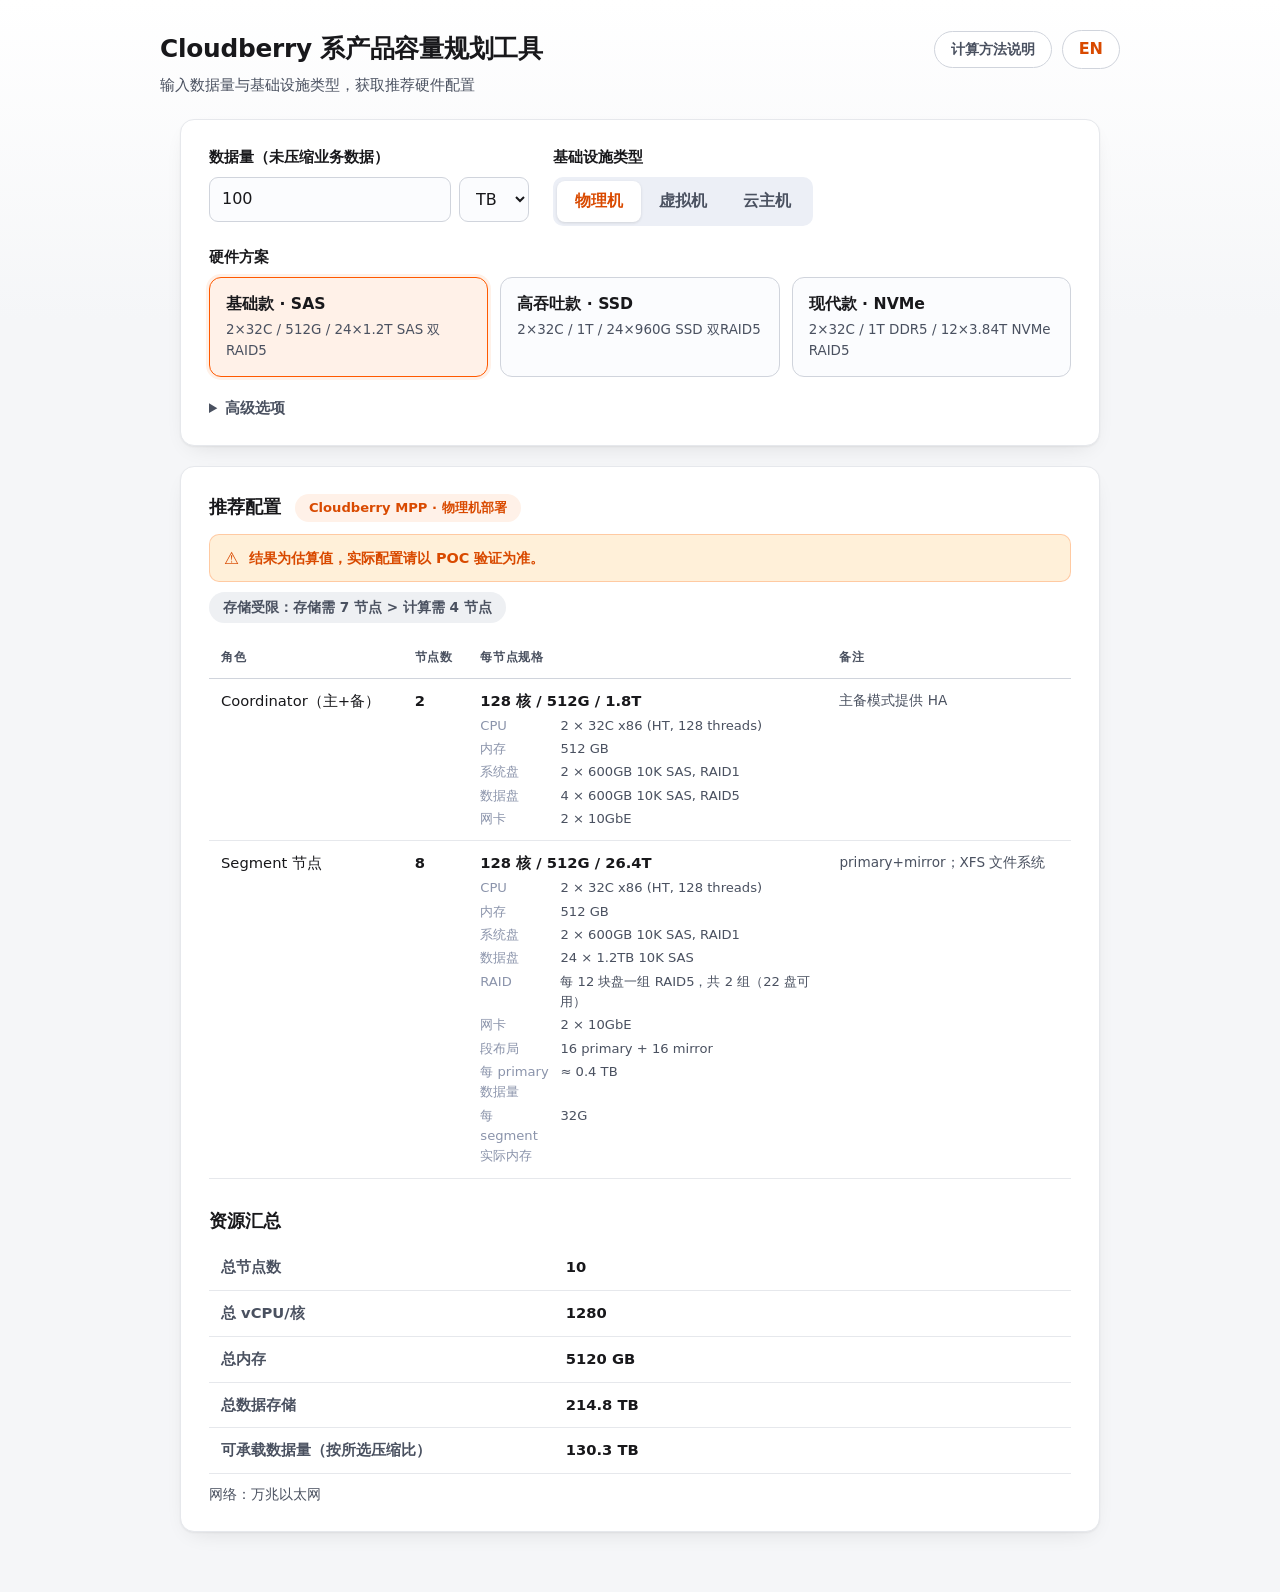
<file: index.html>
<!DOCTYPE html>
<html lang="zh">
<head>
<meta charset="utf-8">
<meta name="viewport" content="width=device-width, initial-scale=1">
<title>Cloudberry Family Sizing Calculator</title>
<link rel="stylesheet" href="css/style.css">
</head>
<body>
<header class="site-header">
  <div class="header-inner">
    <div>
      <h1 data-i18n="title"></h1>
      <p class="subtitle" data-i18n="subtitle"></p>
    </div>
    <div class="header-actions">
      <a href="methodology.html" class="nav-link" data-i18n="nav.method"></a>
      <button id="lang-toggle" type="button">EN</button>
    </div>
  </div>
</header>
<main>
  <section class="card">
    <div class="field-grid">
      <div>
        <label for="data-size" data-i18n="input.datasize"></label>
        <div class="row">
          <input id="data-size" type="number" min="0" step="any" value="100">
          <select id="data-unit">
            <option value="GB">GB</option>
            <option value="TB" selected>TB</option>
            <option value="PB">PB</option>
          </select>
        </div>
      </div>
      <div>
        <label data-i18n="input.infra"></label>
        <div class="tabs" id="infra-tabs">
          <button type="button" data-infra="physical" class="active" data-i18n="infra.physical"></button>
          <button type="button" data-infra="vm" data-i18n="infra.vm"></button>
          <button type="button" data-infra="cloud" data-i18n="infra.cloud"></button>
          <button type="button" data-infra="container" data-i18n="infra.container" hidden></button>
        </div>
      </div>
    </div>

    <div class="adv" data-for="physical">
      <label data-i18n="preset.title"></label>
      <div class="preset-cards" id="preset-cards"></div>
    </div>

    <div class="adv" data-for="vm">
      <label for="vm-profile" data-i18n="vmprofile.title"></label>
      <select id="vm-profile"></select>
      <p id="vm-profile-hint" class="hint"></p>
    </div>

    <div class="adv" data-for="cloud">
      <label for="cloud-scheme" data-i18n="scheme.title"></label>
      <select id="cloud-scheme"></select>
    </div>

    <details id="advanced" class="adv" data-for="physical vm cloud container">
      <summary data-i18n="advanced"></summary>
      <div class="adv-grid">
        <label class="lightning-only">
          <span data-i18n="adv.compression"></span>
          <input id="compression" type="number" min="1" step="0.5" value="2">
        </label>
        <label>
          <span data-i18n="adv.concurrency"></span>
          <select id="concurrency"></select>
        </label>
      </div>
      <div id="mirrorless-row">
        <label class="check-row">
          <input id="mirrorless" type="checkbox">
          <span data-i18n="adv.mirrorless"></span>
        </label>
        <p class="hint" data-i18n="adv.mirrorless.hint"></p>
      </div>
      <label class="check-row">
        <input id="enable-css" type="checkbox">
        <span data-i18n="adv.enablecss"></span>
      </label>
      <p class="hint" data-i18n="adv.enablecss.hint"></p>
    </details>
    <p id="input-error" class="warn" hidden data-i18n="err.invalid"></p>
  </section>

  <section class="card" id="result-card" hidden>
    <div class="result-head">
      <h2 data-i18n="result.title"></h2>
      <span id="product-line" class="product-chip"></span>
    </div>
    <p class="callout" data-i18n="disclaimer"></p>
    <p id="binding-badge" class="badge" hidden></p>
    <p id="huge-warning" class="warn" hidden data-i18n="warn.huge"></p>
    <div class="table-wrap">
      <table id="role-table">
        <thead><tr>
          <th data-i18n="col.role"></th><th data-i18n="col.count"></th>
          <th data-i18n="col.spec"></th><th data-i18n="col.note"></th>
        </tr></thead>
        <tbody></tbody>
      </table>
    </div>
    <h2 data-i18n="summary.title"></h2>
    <table id="summary-table" class="summary"><tbody></tbody></table>
    <p id="network-line" class="meta-line"></p>
  </section>
</main>
<script type="module" src="js/app.js"></script>
</body>
</html>
</file>
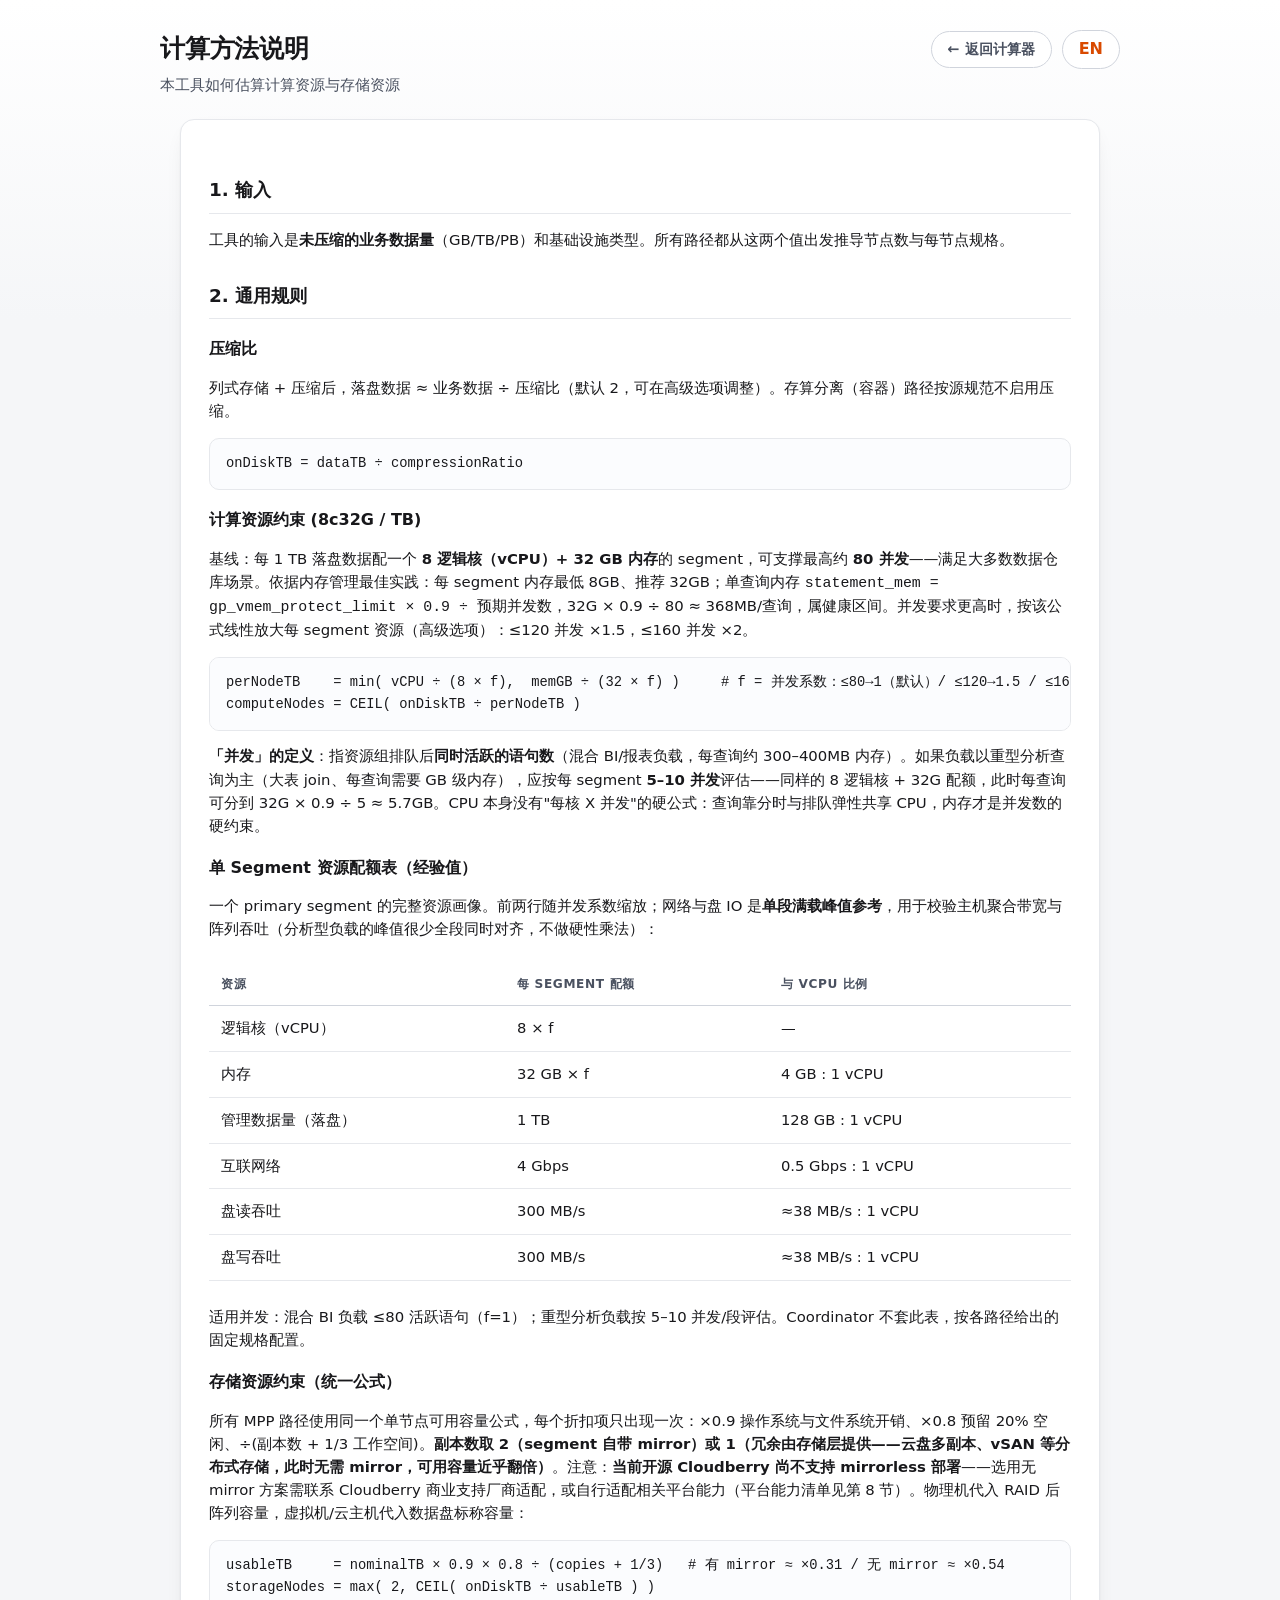
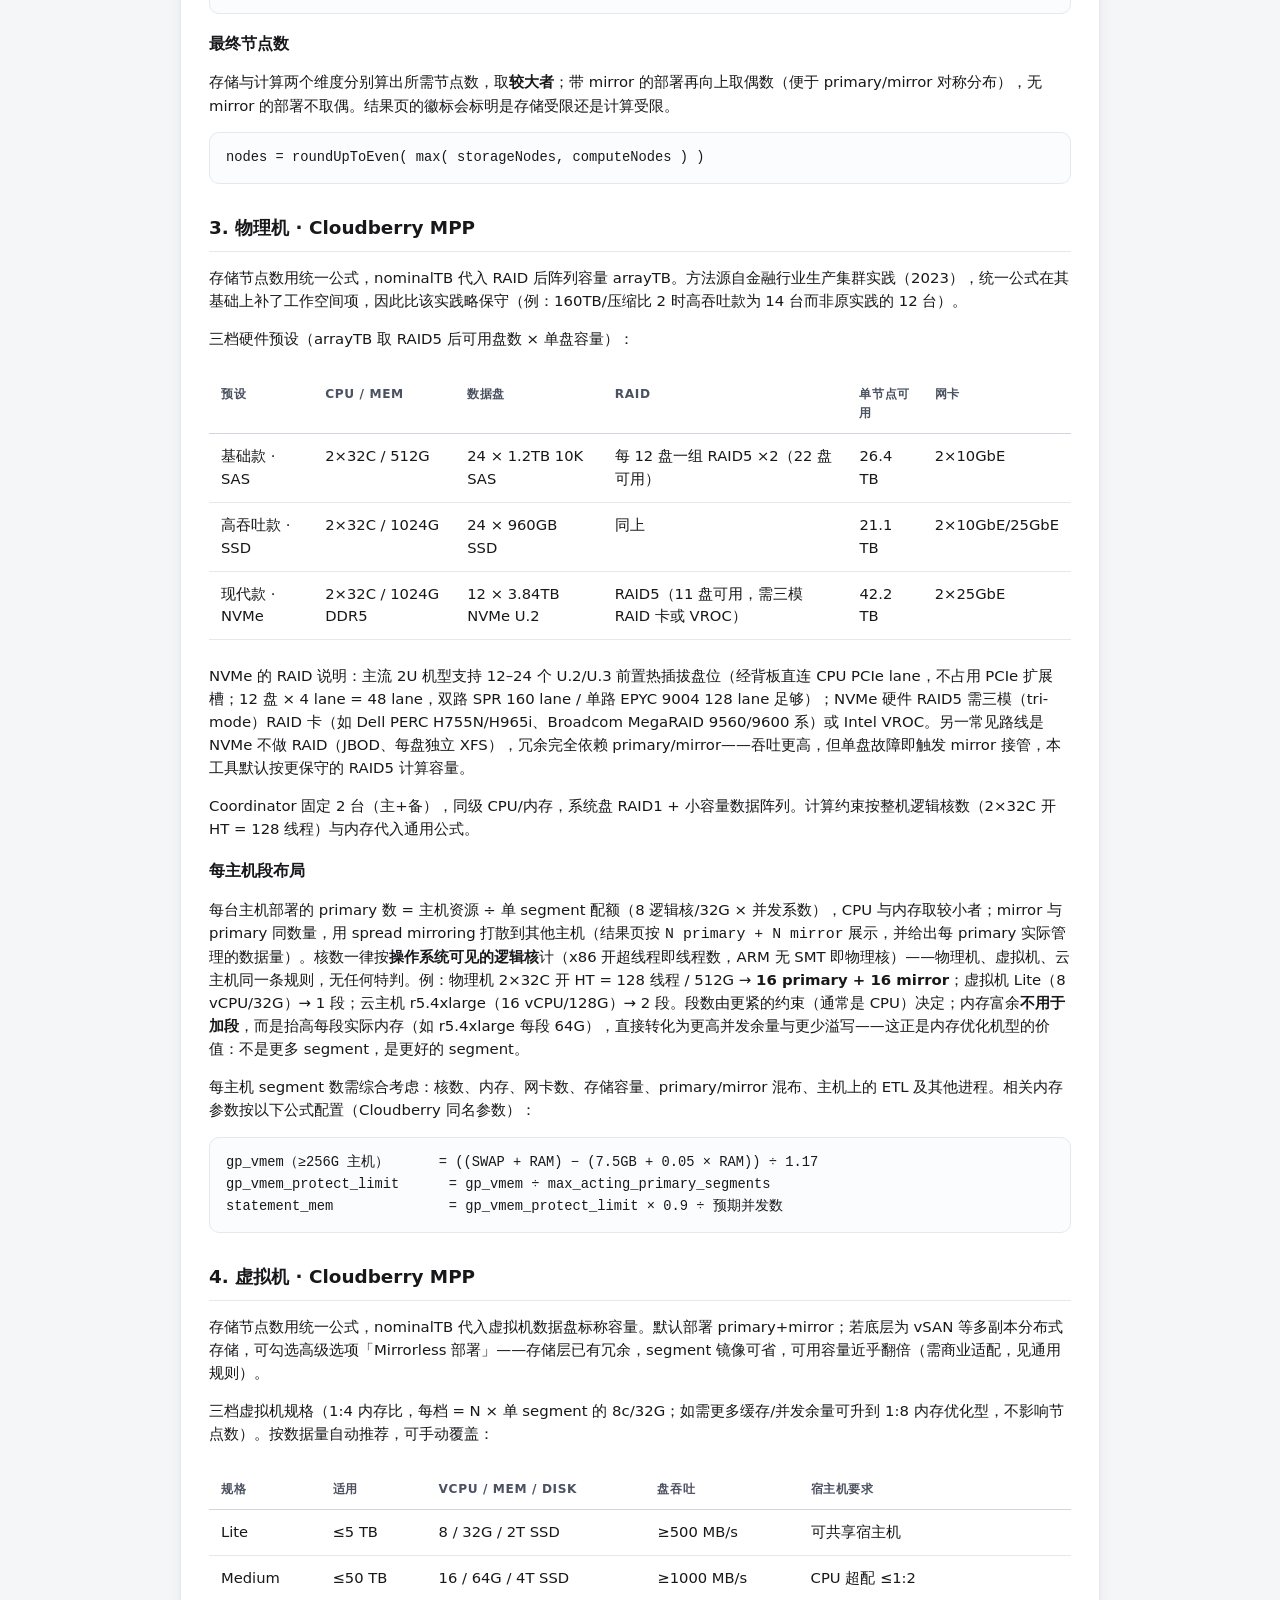
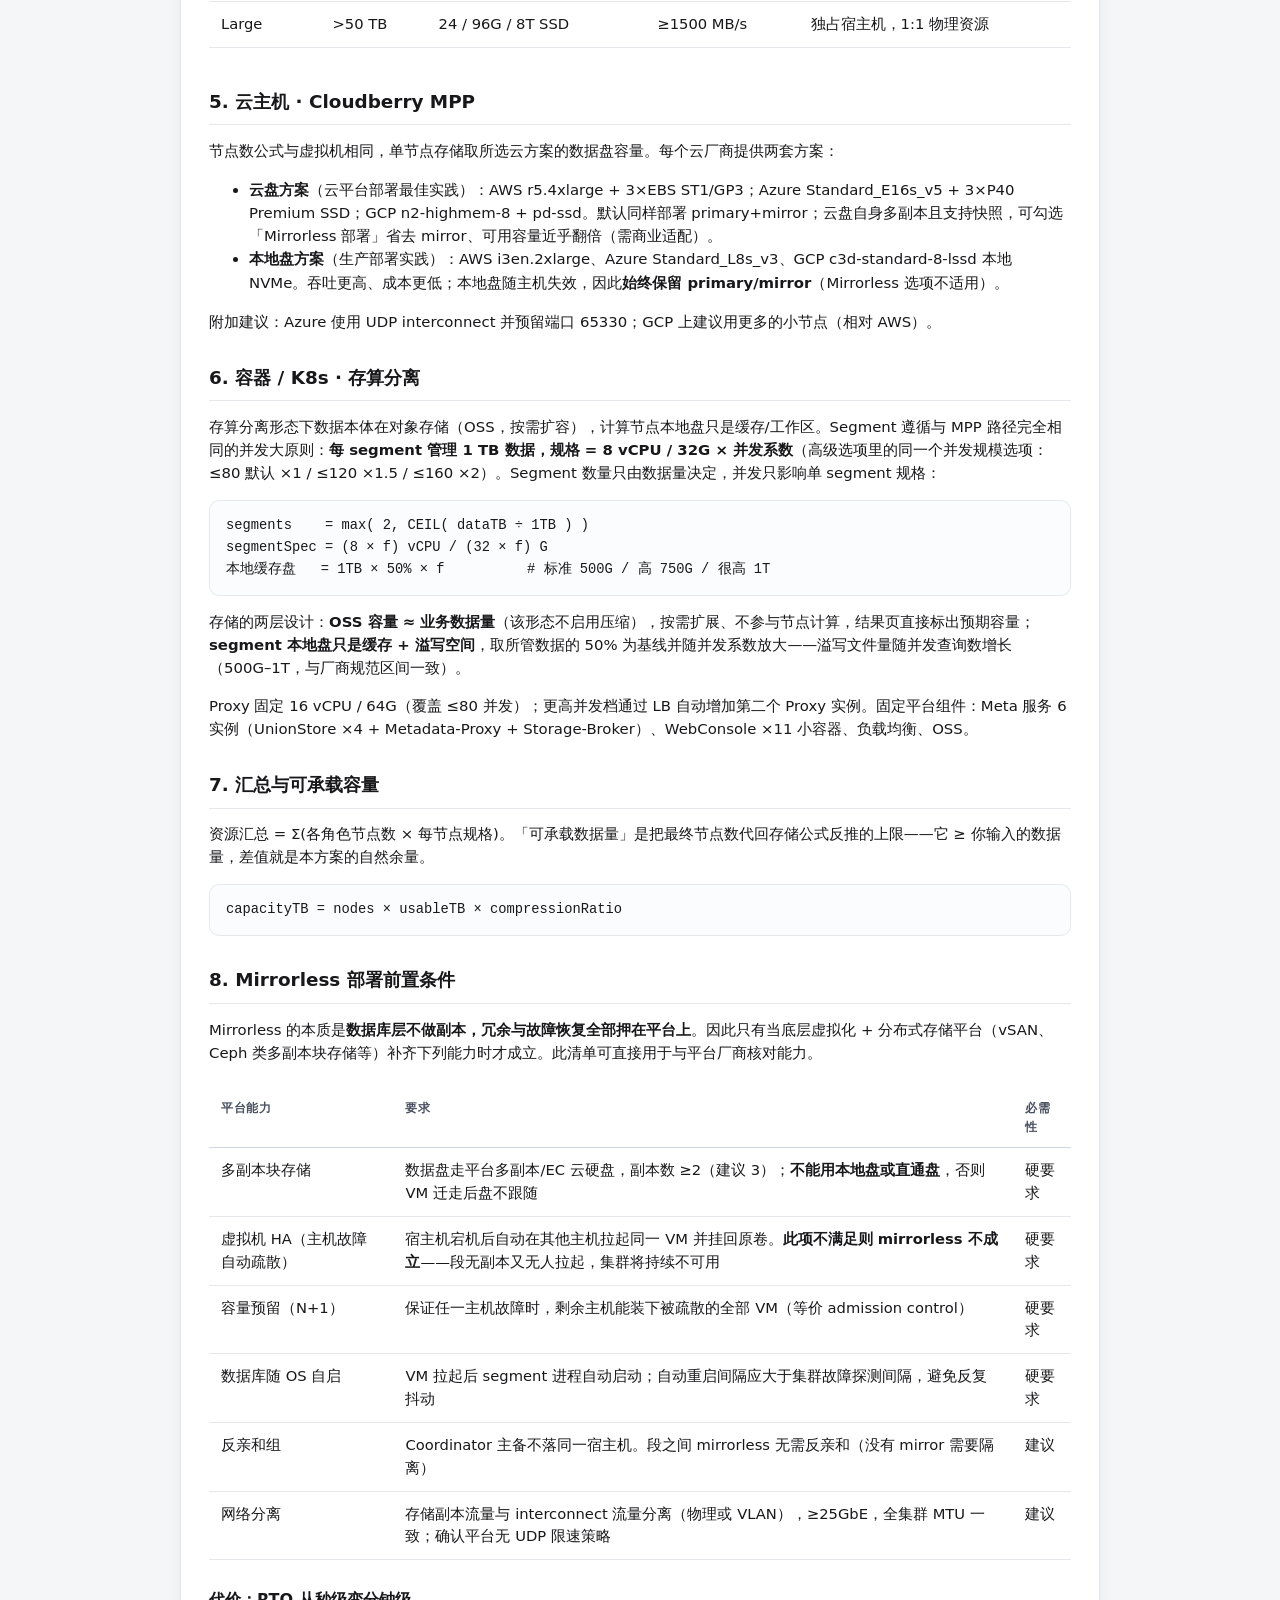
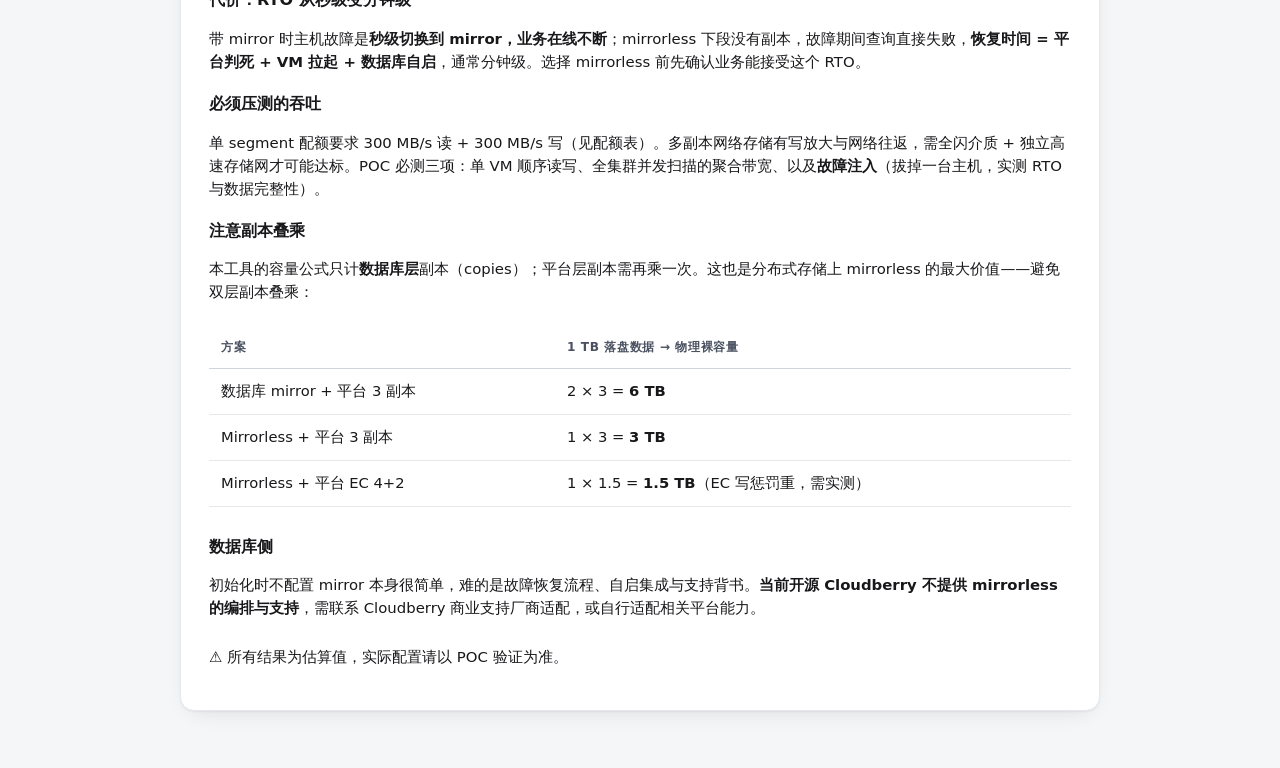
<file: methodology.html>
<!DOCTYPE html>
<html lang="zh">
<head>
<meta charset="utf-8">
<meta name="viewport" content="width=device-width, initial-scale=1">
<title>计算方法说明 · Cloudberry Family Sizing</title>
<link rel="stylesheet" href="css/style.css">
<style>
  .doc h2 { margin-top: 30px; border-bottom: 1px solid var(--border-soft); padding-bottom: 8px; }
  .doc h3 { font-size: 1rem; margin: 18px 0 8px; }
  .doc p, .doc li { font-size: .93rem; color: var(--fg); }
  .doc pre {
    background: #fbfcfe; border: 1px solid var(--border-soft); border-radius: 10px;
    padding: 14px 16px; overflow-x: auto; font-size: .86rem; line-height: 1.6;
  }
  .doc table { font-size: .88rem; }
</style>
</head>
<body>
<header class="site-header">
  <div class="header-inner">
    <div>
      <h1><span class="zh">计算方法说明</span><span class="en">Methodology</span></h1>
      <p class="subtitle"><span class="zh">本工具如何估算计算资源与存储资源</span><span class="en">How compute and storage resources are estimated</span></p>
    </div>
    <div class="header-actions">
      <a href="index.html" class="nav-link">← <span class="zh">返回计算器</span><span class="en">Back to calculator</span></a>
      <button id="lang-toggle" type="button">EN</button>
    </div>
  </div>
</header>
<main>
<section class="card doc">

<h2>1. <span class="zh">输入</span><span class="en">Inputs</span></h2>
<p class="zh">工具的输入是<strong>未压缩的业务数据量</strong>（GB/TB/PB）和基础设施类型。所有路径都从这两个值出发推导节点数与每节点规格。</p>
<p class="en">The inputs are the <strong>uncompressed business data size</strong> (GB/TB/PB) and the infrastructure type. Every path derives node counts and per-node specs from these two values.</p>

<h2>2. <span class="zh">通用规则</span><span class="en">Common rules</span></h2>
<h3><span class="zh">压缩比</span><span class="en">Compression</span></h3>
<p class="zh">列式存储 + 压缩后，落盘数据 ≈ 业务数据 ÷ 压缩比（默认 2，可在高级选项调整）。存算分离（容器）路径按源规范不启用压缩。</p>
<p class="en">With columnar storage + compression, on-disk data ≈ business data ÷ compression ratio (default 2, adjustable in advanced options). The container path applies no compression, per its source spec.</p>
<pre>onDiskTB = dataTB ÷ compressionRatio</pre>

<h3><span class="zh">计算资源约束</span><span class="en">Compute constraint</span> (8c32G / TB)</h3>
<p class="zh">基线：每 1 TB 落盘数据配一个 <strong>8 逻辑核（vCPU）+ 32 GB 内存</strong>的 segment，可支撑最高约 <strong>80 并发</strong>——满足大多数数据仓库场景。依据内存管理最佳实践：每 segment 内存最低 8GB、推荐 32GB；单查询内存 <code>statement_mem = gp_vmem_protect_limit × 0.9 ÷ 预期并发数</code>，32G × 0.9 ÷ 80 ≈ 368MB/查询，属健康区间。并发要求更高时，按该公式线性放大每 segment 资源（高级选项）：≤120 并发 ×1.5，≤160 并发 ×2。</p>
<p class="en">Baseline: one segment of <strong>8 logical cores (vCPU) + 32 GB</strong> per TB of on-disk data supports up to <strong>~80 concurrent queries</strong> — enough for most data-warehouse workloads. Grounding, from MPP memory-management best practice: 8GB minimum and 32GB recommended per segment; per-query memory <code>statement_mem = gp_vmem_protect_limit × 0.9 ÷ expected_concurrency</code>, and 32G × 0.9 ÷ 80 ≈ 368MB per query is a healthy value. For higher concurrency the per-segment resources scale linearly (advanced options): ≤120 concurrent ×1.5, ≤160 ×2.</p>
<pre class="zh">perNodeTB    = min( vCPU ÷ (8 × f),  memGB ÷ (32 × f) )     # f = 并发系数：≤80→1（默认）/ ≤120→1.5 / ≤160→2
computeNodes = CEIL( onDiskTB ÷ perNodeTB )</pre>
<p class="zh"><strong>「并发」的定义</strong>：指资源组排队后<strong>同时活跃的语句数</strong>（混合 BI/报表负载，每查询约 300–400MB 内存）。如果负载以重型分析查询为主（大表 join、每查询需要 GB 级内存），应按每 segment <strong>5–10 并发</strong>评估——同样的 8 逻辑核 + 32G 配额，此时每查询可分到 32G × 0.9 ÷ 5 ≈ 5.7GB。CPU 本身没有"每核 X 并发"的硬公式：查询靠分时与排队弹性共享 CPU，内存才是并发数的硬约束。</p>
<pre class="en">perNodeTB    = min( vCPU ÷ (8 × f),  memGB ÷ (32 × f) )     # f = concurrency factor: ≤80→1 (default) / ≤120→1.5 / ≤160→2
computeNodes = CEIL( onDiskTB ÷ perNodeTB )</pre>
<p class="en"><strong>What "concurrency" means here</strong>: the number of <strong>simultaneously active statements</strong> after resource-group queueing (mixed BI/reporting workloads, ~300–400MB per query). If the workload is dominated by heavyweight analytical queries (large joins needing GBs per query), plan for <strong>5–10 concurrent per segment</strong> instead — the same 8-logical-core + 32G quota then gives each query 32G × 0.9 ÷ 5 ≈ 5.7GB. There is no hard "X concurrent per core" formula for CPU: queries share CPU elastically via time-slicing and queueing; memory is the hard constraint on concurrency.</p>

<h3><span class="zh">单 Segment 资源配额表（经验值）</span><span class="en">Per-segment resource quota (field experience)</span></h3>
<p class="zh">一个 primary segment 的完整资源画像。前两行随并发系数缩放；网络与盘 IO 是<strong>单段满载峰值参考</strong>，用于校验主机聚合带宽与阵列吞吐（分析型负载的峰值很少全段同时对齐，不做硬性乘法）：</p>
<p class="en">The complete resource profile of one primary segment. The first two rows scale with the concurrency factor; network and disk I/O are <strong>per-segment full-load peak references</strong> for sanity-checking host aggregate bandwidth and array throughput (analytical bursts rarely align across all segments, so do not multiply them rigidly):</p>
<div class="table-wrap"><table>
<thead><tr>
<th><span class="zh">资源</span><span class="en">Resource</span></th>
<th><span class="zh">每 segment 配额</span><span class="en">Quota per segment</span></th>
<th><span class="zh">与 vCPU 比例</span><span class="en">Ratio to vCPU</span></th>
</tr></thead>
<tbody>
<tr><td><span class="zh">逻辑核（vCPU）</span><span class="en">Logical cores (vCPU)</span></td><td>8 × f</td><td>—</td></tr>
<tr><td><span class="zh">内存</span><span class="en">Memory</span></td><td>32 GB × f</td><td>4 GB : 1 vCPU</td></tr>
<tr><td><span class="zh">管理数据量（落盘）</span><span class="en">Managed data (on-disk)</span></td><td>1 TB</td><td>128 GB : 1 vCPU</td></tr>
<tr><td><span class="zh">互联网络</span><span class="en">Interconnect network</span></td><td>4 Gbps</td><td>0.5 Gbps : 1 vCPU</td></tr>
<tr><td><span class="zh">盘读吞吐</span><span class="en">Disk read</span></td><td>300 MB/s</td><td>≈38 MB/s : 1 vCPU</td></tr>
<tr><td><span class="zh">盘写吞吐</span><span class="en">Disk write</span></td><td>300 MB/s</td><td>≈38 MB/s : 1 vCPU</td></tr>
</tbody></table></div>
<p class="zh">适用并发：混合 BI 负载 ≤80 活跃语句（f=1）；重型分析负载按 5–10 并发/段评估。Coordinator 不套此表，按各路径给出的固定规格配置。</p>
<p class="en">Applicable concurrency: ≤80 active statements of mixed BI at f=1; plan 5–10 per segment for heavyweight analytics. Coordinators do not follow this table — use the fixed specs given per path.</p>

<h3><span class="zh">存储资源约束（统一公式）</span><span class="en">Storage constraint (unified formula)</span></h3>
<p class="zh">所有 MPP 路径使用同一个单节点可用容量公式，每个折扣项只出现一次：×0.9 操作系统与文件系统开销、×0.8 预留 20% 空闲、÷(副本数 + 1/3 工作空间)。<strong>副本数取 2（segment 自带 mirror）或 1（冗余由存储层提供——云盘多副本、vSAN 等分布式存储，此时无需 mirror，可用容量近乎翻倍）</strong>。注意：<strong>当前开源 Cloudberry 尚不支持 mirrorless 部署</strong>——选用无 mirror 方案需联系 Cloudberry 商业支持厂商适配，或自行适配相关平台能力（平台能力清单见第 8 节）。物理机代入 RAID 后阵列容量，虚拟机/云主机代入数据盘标称容量：</p>
<p class="en">Every MPP path uses one per-node usable-capacity formula, each discount applied exactly once: ×0.9 OS/filesystem overhead, ×0.8 to keep 20% free, ÷(copies + 1/3 workspace). <strong>Copies is 2 with segment mirroring, or 1 when the storage layer provides redundancy (replicated cloud disks, vSAN-style distributed storage — no mirrors needed, usable capacity nearly doubles)</strong>. Note: <strong>open-source Cloudberry does not support mirrorless deployment out of the box</strong> — mirrorless schemes require adaptation by a commercial Cloudberry support vendor, or adapting the platform capability yourself (see section 8 for the platform capability checklist). Physical passes post-RAID array capacity; VM/cloud pass nominal data-disk capacity:</p>
<pre class="zh">usableTB     = nominalTB × 0.9 × 0.8 ÷ (copies + 1/3)   # 有 mirror ≈ ×0.31 / 无 mirror ≈ ×0.54
storageNodes = max( 2, CEIL( onDiskTB ÷ usableTB ) )</pre>
<pre class="en">usableTB     = nominalTB × 0.9 × 0.8 ÷ (copies + 1/3)   # mirrored ≈ ×0.31 / mirrorless ≈ ×0.54
storageNodes = max( 2, CEIL( onDiskTB ÷ usableTB ) )</pre>

<h3><span class="zh">最终节点数</span><span class="en">Final node count</span></h3>
<p class="zh">存储与计算两个维度分别算出所需节点数，取<strong>较大者</strong>；带 mirror 的部署再向上取偶数（便于 primary/mirror 对称分布），无 mirror 的部署不取偶。结果页的徽标会标明是存储受限还是计算受限。</p>
<p class="en">Storage-driven and compute-driven node counts are derived independently; the <strong>larger</strong> wins. Mirrored deployments then round up to an even number (for symmetric primary/mirror placement); mirrorless deployments do not. The result badge shows which constraint binds.</p>
<pre>nodes = roundUpToEven( max( storageNodes, computeNodes ) )</pre>

<h2>3. <span class="zh">物理机</span><span class="en">Physical</span> · Cloudberry MPP</h2>
<p class="zh">存储节点数用统一公式，nominalTB 代入 RAID 后阵列容量 arrayTB。方法源自金融行业生产集群实践（2023），统一公式在其基础上补了工作空间项，因此比该实践略保守（例：160TB/压缩比 2 时高吞吐款为 14 台而非原实践的 12 台）。</p>
<p class="en">Storage nodes use the unified formula with nominalTB = post-RAID array capacity. The method derives from a financial-industry production practice (2023); the unified formula adds the workspace term on top, so it is slightly more conservative (e.g. 14 instead of 12 high-throughput nodes at 160TB / cr 2).</p>
<p class="zh">三档硬件预设（arrayTB 取 RAID5 后可用盘数 × 单盘容量）：</p>
<p class="en">Three hardware presets (arrayTB = usable disks after RAID5 × disk size):</p>
<div class="table-wrap"><table>
<thead><tr>
<th><span class="zh">预设</span><span class="en">Preset</span></th>
<th>CPU / MEM</th>
<th><span class="zh">数据盘</span><span class="en">Data disks</span></th>
<th>RAID</th>
<th><span class="zh">单节点可用</span><span class="en">Usable/node</span></th>
<th><span class="zh">网卡</span><span class="en">NIC</span></th>
</tr></thead>
<tbody>
<tr>
<td><span class="zh">基础款 · SAS</span><span class="en">Standard · SAS</span></td>
<td>2×32C / 512G</td><td>24 × 1.2TB 10K SAS</td>
<td><span class="zh">每 12 盘一组 RAID5 ×2（22 盘可用）</span><span class="en">2 × RAID5 groups of 12 (22 usable)</span></td>
<td>26.4 TB</td><td>2×10GbE</td>
</tr>
<tr>
<td><span class="zh">高吞吐款 · SSD</span><span class="en">High-throughput · SSD</span></td>
<td>2×32C / 1024G</td><td>24 × 960GB SSD</td>
<td><span class="zh">同上</span><span class="en">same</span></td>
<td>21.1 TB</td><td>2×10GbE/25GbE</td>
</tr>
<tr>
<td><span class="zh">现代款 · NVMe</span><span class="en">Modern · NVMe</span></td>
<td>2×32C / 1024G DDR5</td><td>12 × 3.84TB NVMe U.2</td>
<td><span class="zh">RAID5（11 盘可用，需三模 RAID 卡或 VROC）</span><span class="en">RAID5 (11 usable; tri-mode RAID or VROC)</span></td>
<td>42.2 TB</td><td>2×25GbE</td>
</tr>
</tbody></table></div>
<p class="zh">NVMe 的 RAID 说明：主流 2U 机型支持 12–24 个 U.2/U.3 前置热插拔盘位（经背板直连 CPU PCIe lane，不占用 PCIe 扩展槽；12 盘 × 4 lane = 48 lane，双路 SPR 160 lane / 单路 EPYC 9004 128 lane 足够）；NVMe 硬件 RAID5 需三模（tri-mode）RAID 卡（如 Dell PERC H755N/H965i、Broadcom MegaRAID 9560/9600 系）或 Intel VROC。另一常见路线是 NVMe 不做 RAID（JBOD、每盘独立 XFS），冗余完全依赖 primary/mirror——吞吐更高，但单盘故障即触发 mirror 接管，本工具默认按更保守的 RAID5 计算容量。</p>
<p class="en">NVMe RAID note: mainstream 2U servers take 12–24 hot-swap U.2/U.3 front bays (backplane-attached to CPU PCIe lanes, consuming no expansion slots; 12 drives × 4 lanes = 48 of the 128–160 lanes on EPYC 9004 / dual-socket SPR); hardware NVMe RAID5 needs a tri-mode controller (Dell PERC H755N/H965i, Broadcom MegaRAID 9560/9600) or Intel VROC. JBOD with mirror-only redundancy is a common higher-throughput alternative — a single disk failure then triggers mirror takeover; this tool sizes conservatively with RAID5.</p>
<p class="zh">Coordinator 固定 2 台（主+备），同级 CPU/内存，系统盘 RAID1 + 小容量数据阵列。计算约束按整机逻辑核数（2×32C 开 HT = 128 线程）与内存代入通用公式。</p>
<p class="en">Coordinator is fixed at 2 (primary + standby), same CPU/memory class, RAID1 system disks + a small data array. The compute constraint uses the host's OS-visible logical cores (2×32C with HT = 128 threads) and memory in the common rule.</p>

<h3><span class="zh">每主机段布局</span><span class="en">Segments per host</span></h3>
<p class="zh">每台主机部署的 primary 数 = 主机资源 ÷ 单 segment 配额（8 逻辑核/32G × 并发系数），CPU 与内存取较小者；mirror 与 primary 同数量，用 spread mirroring 打散到其他主机（结果页按 <code>N primary + N mirror</code> 展示，并给出每 primary 实际管理的数据量）。核数一律按<strong>操作系统可见的逻辑核</strong>计（x86 开超线程即线程数，ARM 无 SMT 即物理核）——物理机、虚拟机、云主机同一条规则，无任何特判。例：物理机 2×32C 开 HT = 128 线程 / 512G → <strong>16 primary + 16 mirror</strong>；虚拟机 Lite（8 vCPU/32G）→ 1 段；云主机 r5.4xlarge（16 vCPU/128G）→ 2 段。段数由更紧的约束（通常是 CPU）决定；内存富余<strong>不用于加段</strong>，而是抬高每段实际内存（如 r5.4xlarge 每段 64G），直接转化为更高并发余量与更少溢写——这正是内存优化机型的价值：不是更多 segment，是更好的 segment。</p>
<p class="en">Primaries per host = host resources ÷ per-segment quota (8 logical cores / 32G × f), the tighter of CPU and memory; mirrors equal primaries, spread across other hosts (the result page shows <code>N primary + N mirror</code> plus the actual data per primary). Cores always mean <strong>OS-visible logical cores</strong> (thread count on x86 with hyperthreading; physical cores on SMT-less ARM) — one rule for physical, VM, and cloud alike, with no special cases. Examples: a physical host with 2×32C + HT = 128 threads / 512G → <strong>16 primary + 16 mirror</strong>; a Lite VM (8 vCPU/32G) → 1 segment; an r5.4xlarge (16 vCPU/128G) → 2 segments. The tighter constraint (usually CPU) sets the segment count; surplus memory is <strong>not spent on extra segments</strong> — it raises the actual memory per segment (64G each on r5.4xlarge), buying concurrency headroom and fewer spills. That is the point of memory-optimized instances: not more segments, better segments.</p>
<p class="zh">每主机 segment 数需综合考虑：核数、内存、网卡数、存储容量、primary/mirror 混布、主机上的 ETL 及其他进程。相关内存参数按以下公式配置（Cloudberry 同名参数）：</p>
<p class="en">Segments per host must weigh: cores, RAM, NICs, attached storage, the primary/mirror mixture, and ETL or other processes on the host. Memory parameters follow these formulas (same-named Cloudberry GUCs):</p>
<pre class="zh">gp_vmem（≥256G 主机）      = ((SWAP + RAM) − (7.5GB + 0.05 × RAM)) ÷ 1.17
gp_vmem_protect_limit      = gp_vmem ÷ max_acting_primary_segments
statement_mem              = gp_vmem_protect_limit × 0.9 ÷ 预期并发数</pre>
<pre class="en">gp_vmem (host ≥256G)       = ((SWAP + RAM) − (7.5GB + 0.05 × RAM)) ÷ 1.17
gp_vmem_protect_limit      = gp_vmem ÷ max_acting_primary_segments
statement_mem              = gp_vmem_protect_limit × 0.9 ÷ expected_concurrency</pre>

<h2>4. <span class="zh">虚拟机</span><span class="en">VM</span> · Cloudberry MPP</h2>
<p class="zh">存储节点数用统一公式，nominalTB 代入虚拟机数据盘标称容量。默认部署 primary+mirror；若底层为 vSAN 等多副本分布式存储，可勾选高级选项「Mirrorless 部署」——存储层已有冗余，segment 镜像可省，可用容量近乎翻倍（需商业适配，见通用规则）。</p>
<p class="en">Storage nodes use the unified formula with nominalTB = the VM's nominal data-disk capacity. Primary+mirror is the default; on replicated distributed storage such as vSAN you may opt into the advanced "Mirrorless deployment" option — the storage layer already keeps replicas, so mirrors can be skipped and usable capacity nearly doubles (commercial adaptation required, see common rules).</p>
<p class="zh">三档虚拟机规格（1:4 内存比，每档 = N × 单 segment 的 8c/32G；如需更多缓存/并发余量可升到 1:8 内存优化型，不影响节点数）。按数据量自动推荐，可手动覆盖：</p>
<p class="en">Three VM profiles (1:4 memory ratio — each tier is exactly N × the 8c/32G per-segment quota; a 1:8 memory-optimized variant adds cache/concurrency headroom without changing node counts). Auto-recommended by data size, manual override available:</p>
<div class="table-wrap"><table>
<thead><tr>
<th><span class="zh">规格</span><span class="en">Profile</span></th>
<th><span class="zh">适用</span><span class="en">Fits</span></th>
<th>vCPU / MEM / Disk</th>
<th><span class="zh">盘吞吐</span><span class="en">Throughput</span></th>
<th><span class="zh">宿主机要求</span><span class="en">Host</span></th>
</tr></thead>
<tbody>
<tr><td>Lite</td><td>≤5 TB</td><td>8 / 32G / 2T SSD</td><td>≥500 MB/s</td>
<td><span class="zh">可共享宿主机</span><span class="en">Shared host OK</span></td></tr>
<tr><td>Medium</td><td>≤50 TB</td><td>16 / 64G / 4T SSD</td><td>≥1000 MB/s</td>
<td><span class="zh">CPU 超配 ≤1:2</span><span class="en">CPU overcommit ≤1:2</span></td></tr>
<tr><td>Large</td><td>&gt;50 TB</td><td>24 / 96G / 8T SSD</td><td>≥1500 MB/s</td>
<td><span class="zh">独占宿主机，1:1 物理资源</span><span class="en">Dedicated host, 1:1 physical</span></td></tr>
</tbody></table></div>

<h2>5. <span class="zh">云主机</span><span class="en">Cloud</span> · Cloudberry MPP</h2>
<p class="zh">节点数公式与虚拟机相同，单节点存储取所选云方案的数据盘容量。每个云厂商提供两套方案：</p>
<p class="en">Same node-count formula as VM, with per-node storage from the selected cloud scheme. Two schemes per provider:</p>
<ul class="zh">
<li><strong>云盘方案</strong>（云平台部署最佳实践）：AWS r5.4xlarge + 3×EBS ST1/GP3；Azure Standard_E16s_v5 + 3×P40 Premium SSD；GCP n2-highmem-8 + pd-ssd。默认同样部署 primary+mirror；云盘自身多副本且支持快照，可勾选「Mirrorless 部署」省去 mirror、可用容量近乎翻倍（需商业适配）。</li>
<li><strong>本地盘方案</strong>（生产部署实践）：AWS i3en.2xlarge、Azure Standard_L8s_v3、GCP c3d-standard-8-lssd 本地 NVMe。吞吐更高、成本更低；本地盘随主机失效，因此<strong>始终保留 primary/mirror</strong>（Mirrorless 选项不适用）。</li>
</ul>
<ul class="en">
<li><strong>Managed-disk schemes</strong> (cloud deployment best practice): AWS r5.4xlarge + 3×EBS ST1/GP3; Azure Standard_E16s_v5 + 3×P40 Premium SSD; GCP n2-highmem-8 + pd-ssd. Primary+mirror by default; managed disks are replicated and snapshot-capable, so the "Mirrorless deployment" option can skip mirrors and nearly double usable capacity (commercial adaptation required).</li>
<li><strong>Local-NVMe schemes</strong> (production practice): AWS i3en.2xlarge, Azure Standard_L8s_v3, GCP c3d-standard-8-lssd. Higher throughput, lower cost; local disks die with the host, so <strong>primary/mirror is always kept</strong> (the mirrorless option does not apply).</li>
</ul>
<p class="zh">附加建议：Azure 使用 UDP interconnect 并预留端口 65330；GCP 上建议用更多的小节点（相对 AWS）。</p>
<p class="en">Extra guidance: on Azure use the UDP interconnect and reserve port 65330; on GCP prefer more, smaller nodes (vs AWS).</p>

<h2>6. <span class="zh">容器 / K8s · 存算分离</span><span class="en">Container / K8s · Compute-storage separation</span></h2>
<p class="zh">存算分离形态下数据本体在对象存储（OSS，按需扩容），计算节点本地盘只是缓存/工作区。Segment 遵循与 MPP 路径完全相同的并发大原则：<strong>每 segment 管理 1 TB 数据，规格 = 8 vCPU / 32G × 并发系数</strong>（高级选项里的同一个并发规模选项：≤80 默认 ×1 / ≤120 ×1.5 / ≤160 ×2）。Segment 数量只由数据量决定，并发只影响单 segment 规格：</p>
<p class="en">With compute-storage separation the data lives in object storage (OSS, scaled on demand) and local disks are cache/workspace only. Segments follow exactly the same concurrency principle as the MPP paths: <strong>each segment manages 1 TB with 8 vCPU / 32G × the concurrency factor</strong> (the same advanced-options selector: ≤80 default ×1 / ≤120 ×1.5 / ≤160 ×2). Segment count is driven by data size alone; concurrency only scales the per-segment spec:</p>
<pre class="zh">segments    = max( 2, CEIL( dataTB ÷ 1TB ) )
segmentSpec = (8 × f) vCPU / (32 × f) G
本地缓存盘   = 1TB × 50% × f          # 标准 500G / 高 750G / 很高 1T</pre>
<pre class="en">segments    = max( 2, CEIL( dataTB ÷ 1TB ) )
segmentSpec = (8 × f) vCPU / (32 × f) G
localCache  = 1TB × 50% × f          # std 500G / high 750G / very high 1T</pre>
<p class="zh">存储的两层设计：<strong>OSS 容量 ≈ 业务数据量</strong>（该形态不启用压缩），按需扩展、不参与节点计算，结果页直接标出预期容量；<strong>segment 本地盘只是缓存 + 溢写空间</strong>，取所管数据的 50% 为基线并随并发系数放大——溢写文件量随并发查询数增长（500G–1T，与厂商规范区间一致）。</p>
<p class="en">Two-layer storage design: <strong>OSS capacity ≈ business data size</strong> (compression is off in this form factor), scales on demand and never drives node counts — the result page states the expected capacity; <strong>segment local disks are cache + spill only</strong>, baselined at 50% of managed data and scaled by the concurrency factor, since spill volume grows with concurrent queries (500G–1T, matching the vendor spec range).</p>
<p class="zh">Proxy 固定 16 vCPU / 64G（覆盖 ≤80 并发）；更高并发档通过 LB 自动增加第二个 Proxy 实例。固定平台组件：Meta 服务 6 实例（UnionStore ×4 + Metadata-Proxy + Storage-Broker）、WebConsole ×11 小容器、负载均衡、OSS。</p>
<p class="en">The proxy is fixed at 16 vCPU / 64G (covers ≤80 concurrent); higher tiers add a second proxy instance behind the LB. Fixed platform components: 6 meta-service instances (UnionStore ×4 + Metadata-Proxy + Storage-Broker), WebConsole ×11 small containers, load balancer, OSS.</p>

<h2>7. <span class="zh">汇总与可承载容量</span><span class="en">Totals &amp; usable capacity</span></h2>
<p class="zh">资源汇总 = Σ(各角色节点数 × 每节点规格)。「可承载数据量」是把最终节点数代回存储公式反推的上限——它 ≥ 你输入的数据量，差值就是本方案的自然余量。</p>
<p class="en">Totals sum count × per-node spec across roles. "Usable data capacity" inverts the storage formula at the final node count — it is ≥ your input, and the difference is the recommendation's natural headroom.</p>
<pre>capacityTB = nodes × usableTB × compressionRatio</pre>

<h2>8. <span class="zh">Mirrorless 部署前置条件</span><span class="en">Mirrorless prerequisites</span></h2>
<p class="zh">Mirrorless 的本质是<strong>数据库层不做副本，冗余与故障恢复全部押在平台上</strong>。因此只有当底层虚拟化 + 分布式存储平台（vSAN、Ceph 类多副本块存储等）补齐下列能力时才成立。此清单可直接用于与平台厂商核对能力。</p>
<p class="en">Mirrorless means <strong>the database keeps no second copy — redundancy and failure recovery rest entirely on the platform</strong>. It only holds up when the underlying virtualization + distributed storage stack (vSAN, Ceph-style replicated block storage, etc.) provides all of the capabilities below. Use this list to verify platform capabilities with your vendor.</p>
<div class="table-wrap"><table>
<thead><tr>
<th><span class="zh">平台能力</span><span class="en">Platform capability</span></th>
<th><span class="zh">要求</span><span class="en">Requirement</span></th>
<th><span class="zh">必需性</span><span class="en">Necessity</span></th>
</tr></thead>
<tbody>
<tr>
<td><span class="zh">多副本块存储</span><span class="en">Replicated block storage</span></td>
<td><span class="zh">数据盘走平台多副本/EC 云硬盘，副本数 ≥2（建议 3）；<strong>不能用本地盘或直通盘</strong>，否则 VM 迁走后盘不跟随</span><span class="en">Data disks on platform-replicated (or EC) volumes, ≥2 replicas (3 recommended); <strong>never local or passthrough disks</strong> — the volume must follow the VM</span></td>
<td><span class="zh">硬要求</span><span class="en">Mandatory</span></td>
</tr>
<tr>
<td><span class="zh">虚拟机 HA（主机故障自动疏散）</span><span class="en">VM HA (auto-evacuate on host failure)</span></td>
<td><span class="zh">宿主机宕机后自动在其他主机拉起同一 VM 并挂回原卷。<strong>此项不满足则 mirrorless 不成立</strong>——段无副本又无人拉起，集群将持续不可用</span><span class="en">On host failure the same VM restarts on another host with its volume reattached. <strong>Without this, mirrorless does not hold</strong> — a segment has no replica and nothing brings it back, so the cluster stays down</span></td>
<td><span class="zh">硬要求</span><span class="en">Mandatory</span></td>
</tr>
<tr>
<td><span class="zh">容量预留（N+1）</span><span class="en">Capacity reservation (N+1)</span></td>
<td><span class="zh">保证任一主机故障时，剩余主机能装下被疏散的全部 VM（等价 admission control）</span><span class="en">Guarantee the surviving hosts can absorb every evacuated VM after any single host failure (admission-control equivalent)</span></td>
<td><span class="zh">硬要求</span><span class="en">Mandatory</span></td>
</tr>
<tr>
<td><span class="zh">数据库随 OS 自启</span><span class="en">Database autostart with the OS</span></td>
<td><span class="zh">VM 拉起后 segment 进程自动启动；自动重启间隔应大于集群故障探测间隔，避免反复抖动</span><span class="en">Segment processes start automatically once the VM is up; keep the restart interval longer than the cluster fault-probe interval to avoid flapping</span></td>
<td><span class="zh">硬要求</span><span class="en">Mandatory</span></td>
</tr>
<tr>
<td><span class="zh">反亲和组</span><span class="en">Anti-affinity groups</span></td>
<td><span class="zh">Coordinator 主备不落同一宿主机。段之间 mirrorless 无需反亲和（没有 mirror 需要隔离）</span><span class="en">Keep coordinator and standby off the same host. Segments need no anti-affinity under mirrorless — there is no mirror to separate</span></td>
<td><span class="zh">建议</span><span class="en">Recommended</span></td>
</tr>
<tr>
<td><span class="zh">网络分离</span><span class="en">Network separation</span></td>
<td><span class="zh">存储副本流量与 interconnect 流量分离（物理或 VLAN），≥25GbE，全集群 MTU 一致；确认平台无 UDP 限速策略</span><span class="en">Separate storage-replication traffic from interconnect traffic (physically or by VLAN), ≥25GbE, consistent MTU cluster-wide; confirm no platform-side UDP rate limiting</span></td>
<td><span class="zh">建议</span><span class="en">Recommended</span></td>
</tr>
</tbody></table></div>

<h3><span class="zh">代价：RTO 从秒级变分钟级</span><span class="en">The trade-off: RTO goes from seconds to minutes</span></h3>
<p class="zh">带 mirror 时主机故障是<strong>秒级切换到 mirror，业务在线不断</strong>；mirrorless 下段没有副本，故障期间查询直接失败，<strong>恢复时间 = 平台判死 + VM 拉起 + 数据库自启</strong>，通常分钟级。选择 mirrorless 前先确认业务能接受这个 RTO。</p>
<p class="en">With mirrors, a host failure fails over to the mirror <strong>in seconds and queries keep running</strong>. Under mirrorless the segment has no replica, so queries fail outright and <strong>recovery time = platform failure detection + VM restart + database autostart</strong> — typically minutes. Confirm the business accepts that RTO before choosing mirrorless.</p>

<h3><span class="zh">必须压测的吞吐</span><span class="en">Throughput must be proven</span></h3>
<p class="zh">单 segment 配额要求 300 MB/s 读 + 300 MB/s 写（见配额表）。多副本网络存储有写放大与网络往返，需全闪介质 + 独立高速存储网才可能达标。POC 必测三项：单 VM 顺序读写、全集群并发扫描的聚合带宽、以及<strong>故障注入</strong>（拔掉一台主机，实测 RTO 与数据完整性）。</p>
<p class="en">Each segment's quota calls for 300 MB/s read + 300 MB/s write (see the quota table). Replicated network storage adds write amplification and network round-trips, so all-flash media plus a dedicated high-speed storage network are required to get there. Three POC musts: single-VM sequential read/write, cluster-wide concurrent scan aggregate bandwidth, and <strong>failure injection</strong> — pull a host and measure the real RTO and data integrity.</p>

<h3><span class="zh">注意副本叠乘</span><span class="en">Watch out for stacked replication</span></h3>
<p class="zh">本工具的容量公式只计<strong>数据库层</strong>副本（copies）；平台层副本需再乘一次。这也是分布式存储上 mirrorless 的最大价值——避免双层副本叠乘：</p>
<p class="en">This tool's capacity formula counts <strong>database-layer</strong> copies only; platform-layer replication multiplies on top. Avoiding that stacked amplification is the main value of mirrorless on distributed storage:</p>
<div class="table-wrap"><table>
<thead><tr>
<th><span class="zh">方案</span><span class="en">Scheme</span></th>
<th><span class="zh">1 TB 落盘数据 → 物理裸容量</span><span class="en">1 TB on-disk data → raw capacity</span></th>
</tr></thead>
<tbody>
<tr><td><span class="zh">数据库 mirror + 平台 3 副本</span><span class="en">DB mirror + 3-way platform replication</span></td><td>2 × 3 = <strong>6 TB</strong></td></tr>
<tr><td><span class="zh">Mirrorless + 平台 3 副本</span><span class="en">Mirrorless + 3-way platform replication</span></td><td>1 × 3 = <strong>3 TB</strong></td></tr>
<tr><td><span class="zh">Mirrorless + 平台 EC 4+2</span><span class="en">Mirrorless + platform EC 4+2</span></td><td><span class="zh">1 × 1.5 = <strong>1.5 TB</strong>（EC 写惩罚重，需实测）</span><span class="en">1 × 1.5 = <strong>1.5 TB</strong> (EC write penalty is heavy — measure it)</span></td></tr>
</tbody></table></div>

<h3><span class="zh">数据库侧</span><span class="en">On the database side</span></h3>
<p class="zh">初始化时不配置 mirror 本身很简单，难的是故障恢复流程、自启集成与支持背书。<strong>当前开源 Cloudberry 不提供 mirrorless 的编排与支持</strong>，需联系 Cloudberry 商业支持厂商适配，或自行适配相关平台能力。</p>
<p class="en">Initializing without mirrors is the easy part; the hard parts are the failure-recovery runbook, autostart integration, and a support commitment. <strong>Open-source Cloudberry provides no mirrorless orchestration or support</strong> — engage a commercial Cloudberry support vendor, or adapt the platform capability yourself.</p>

<p style="margin-top:26px" class="zh">⚠ 所有结果为估算值，实际配置请以 POC 验证为准。</p>
<p style="margin-top:26px" class="en">⚠ All results are estimates; validate with a POC before final sizing.</p>
</section>
</main>
<script>
(function () {
  let lang = 'zh';
  try { lang = localStorage.getItem('lang') || 'zh'; } catch { /* blocked */ }
  const btn = document.getElementById('lang-toggle');
  function apply() {
    document.documentElement.lang = lang;
    document.title = lang === 'zh' ? '计算方法说明 · Cloudberry Family Sizing' : 'Methodology · Cloudberry Family Sizing';
    document.querySelectorAll('.zh').forEach(e => { e.hidden = lang !== 'zh'; });
    document.querySelectorAll('.en').forEach(e => { e.hidden = lang !== 'en'; });
    btn.textContent = lang === 'zh' ? 'EN' : '中';
  }
  btn.addEventListener('click', () => {
    lang = lang === 'zh' ? 'en' : 'zh';
    try { localStorage.setItem('lang', lang); } catch { /* blocked */ }
    apply();
  });
  apply();
})();
</script>
</body>
</html>
</file>
<file: css/style.css>
/* Palette matches cloudberry.apache.org brand tokens:
   orange-deep #ff5900, orange #fea315, hover #d94a00, bg-muted #f5f6f8,
   border #e6e8ec, text #18181b, text-muted #4a5160. */
:root {
  --bg: #f5f6f8;
  --card: #ffffff;
  --fg: #18181b;
  --fg-soft: #4a5160;
  --accent: #ff5900;
  --accent-text: #d94a00;
  --accent-soft: #fff1e8;
  --orange-soft: rgba(254, 163, 21, .16);
  --neutral-text: #4a5160;
  --neutral-soft: #eef0f3;
  --border: #d0d4dc;
  --border-soft: #e6e8ec;
  --warn: #b45309;
  --shadow: 0 1px 2px rgba(24, 24, 27, .05), 0 8px 24px -12px rgba(24, 24, 27, .16);
  --radius: 14px;
}
* { box-sizing: border-box; }
[hidden] { display: none !important; }

body {
  margin: 0;
  font-family: system-ui, -apple-system, "Segoe UI", "PingFang SC", "Microsoft YaHei", sans-serif;
  background: linear-gradient(180deg, #ffffff 0%, var(--bg) 320px);
  color: var(--fg);
  line-height: 1.55;
  -webkit-font-smoothing: antialiased;
}

.site-header { padding: 30px 24px 22px; }
.header-inner {
  max-width: 960px; margin: 0 auto;
  display: flex; justify-content: space-between; align-items: flex-start; gap: 16px;
}
h1 { font-size: 1.55rem; margin: 0; letter-spacing: -.01em; }
.subtitle { margin: 6px 0 0; color: var(--fg-soft); font-size: .92rem; }
.header-actions { display: flex; align-items: center; gap: 10px; }
.nav-link {
  border: 1px solid var(--border); background: var(--card); border-radius: 999px;
  padding: 6px 16px; font-weight: 600; color: var(--fg-soft); text-decoration: none;
  font-size: .9rem; transition: box-shadow .15s, color .15s;
}
.nav-link:hover { box-shadow: var(--shadow); color: var(--accent-text); }
#lang-toggle {
  cursor: pointer; border: 1px solid var(--border); background: var(--card);
  border-radius: 999px; padding: 6px 16px; font-weight: 600; color: var(--accent-text);
  transition: box-shadow .15s;
}
#lang-toggle:hover { box-shadow: var(--shadow); }

main { max-width: 960px; margin: 0 auto; padding: 0 20px 40px; }

.card {
  background: var(--card); border: 1px solid var(--border-soft);
  border-radius: var(--radius); padding: 26px 28px; margin-bottom: 20px;
  box-shadow: var(--shadow);
}

.field-grid { display: grid; grid-template-columns: minmax(220px, 320px) 1fr; gap: 24px; }
label { display: block; margin: 0 0 8px; font-weight: 600; font-size: .92rem; }
.row { display: flex; gap: 8px; }

input, select, button { font: inherit; color: inherit; }
input[type=number], select {
  padding: 9px 12px; border: 1px solid var(--border); border-radius: 9px;
  background: #fbfcfe; width: 100%;
  transition: border-color .15s, box-shadow .15s;
}
input[type=number]:focus, select:focus {
  outline: none; border-color: var(--accent); box-shadow: 0 0 0 3px var(--accent-soft);
}
.row select { width: auto; }

.tabs { display: flex; gap: 0; background: #eceff6; border-radius: 10px; padding: 4px; width: fit-content; flex-wrap: wrap; }
.tabs button {
  cursor: pointer; border: 0; background: transparent; border-radius: 8px;
  padding: 8px 18px; font-weight: 600; color: var(--fg-soft);
  transition: background .15s, color .15s;
}
.tabs button.active { background: var(--card); color: var(--accent-text); box-shadow: 0 1px 3px rgba(24,24,27,.12); }

.adv { margin-top: 20px; }
.preset-cards { display: grid; grid-template-columns: repeat(auto-fit, minmax(230px, 1fr)); gap: 12px; }
.preset-card {
  cursor: pointer; text-align: left; display: flex; flex-direction: column; gap: 4px;
  border: 1.5px solid var(--border); border-radius: 12px; padding: 14px 16px; background: #fbfcfe;
  transition: border-color .15s, box-shadow .15s, background .15s;
}
.preset-card:hover { border-color: var(--accent); }
.preset-card.selected { border-color: var(--accent); background: var(--accent-soft); box-shadow: 0 0 0 3px var(--accent-soft); }
.preset-name { font-weight: 700; font-size: .98rem; }
.preset-desc { color: var(--fg-soft); font-size: .84rem; }

.hint { color: var(--fg-soft); font-size: .85rem; margin: 8px 0 0; }
.check-row { display: flex; align-items: center; gap: 8px; margin-top: 16px; font-weight: 600; font-size: .92rem; }
.check-row input { width: 16px; height: 16px; accent-color: var(--accent); }
#advanced summary { cursor: pointer; font-weight: 600; font-size: .92rem; color: var(--fg-soft); }
.adv-grid { display: grid; grid-template-columns: repeat(auto-fit, minmax(200px, 260px)); gap: 12px; margin-top: 12px; }
.adv-grid label span { display: block; margin-bottom: 6px; }

.result-head { display: flex; align-items: center; gap: 14px; flex-wrap: wrap; margin-bottom: 4px; }
h2 { font-size: 1.15rem; margin: 18px 0 10px; }
.result-head h2 { margin: 0; }
.product-chip {
  background: var(--accent-soft); color: var(--accent-text); border-radius: 999px;
  padding: 4px 14px; font-size: .82rem; font-weight: 600;
}
.badge {
  display: inline-block; padding: 5px 14px; border-radius: 999px; font-size: .85rem;
  font-weight: 600; margin: 6px 0;
}
.badge-storage { background: var(--neutral-soft); color: var(--neutral-text); }
.badge-compute { background: var(--orange-soft); color: var(--accent-text); }
.warn { color: var(--warn); font-weight: 600; margin: 10px 0 0; }
.callout {
  display: flex; align-items: center; gap: 10px;
  background: var(--orange-soft); border: 1px solid rgba(255, 89, 0, .25);
  border-radius: 10px; padding: 10px 14px; margin: 12px 0 4px;
  color: var(--accent-text); font-weight: 600; font-size: .9rem;
}
.callout::before { content: "⚠"; font-size: 1.05rem; }

.table-wrap { overflow-x: auto; }
table { width: 100%; border-collapse: collapse; margin: 8px 0 10px; }
th, td { text-align: left; padding: 11px 12px; border-bottom: 1px solid var(--border-soft); vertical-align: top; font-size: .92rem; }
thead th {
  font-size: .76rem; text-transform: uppercase; letter-spacing: .05em;
  color: var(--fg-soft); border-bottom: 1px solid var(--border);
}
tbody tr:hover { background: #f8fafd; }
td.num { font-variant-numeric: tabular-nums; font-weight: 700; }
td.note { color: var(--fg-soft); font-size: .85rem; max-width: 260px; }

.spec-inst { display: block; font-weight: 700; color: var(--accent-text); }
.spec-main { display: block; font-weight: 600; }
.bom-line { display: flex; gap: 8px; font-size: .82rem; color: var(--fg-soft); margin-top: 3px; }
.bom-k { flex: 0 0 5.5em; color: #8b94ab; }
.bom-v { flex: 1; }

.summary th { width: 40%; color: var(--fg-soft); font-weight: 600; }
.summary td { font-weight: 700; font-variant-numeric: tabular-nums; }
.meta-line { color: var(--fg-soft); font-size: .85rem; margin: 8px 0 0; }

footer { text-align: center; padding: 10px 16px 30px; font-size: .84rem; }
footer p { color: #93a0bb; }

@media (max-width: 680px) {
  .field-grid { grid-template-columns: 1fr; }
  .card { padding: 20px 18px; }
  .tabs { width: 100%; }
  .tabs button { flex: 1; padding: 8px 8px; }
}
</file>
